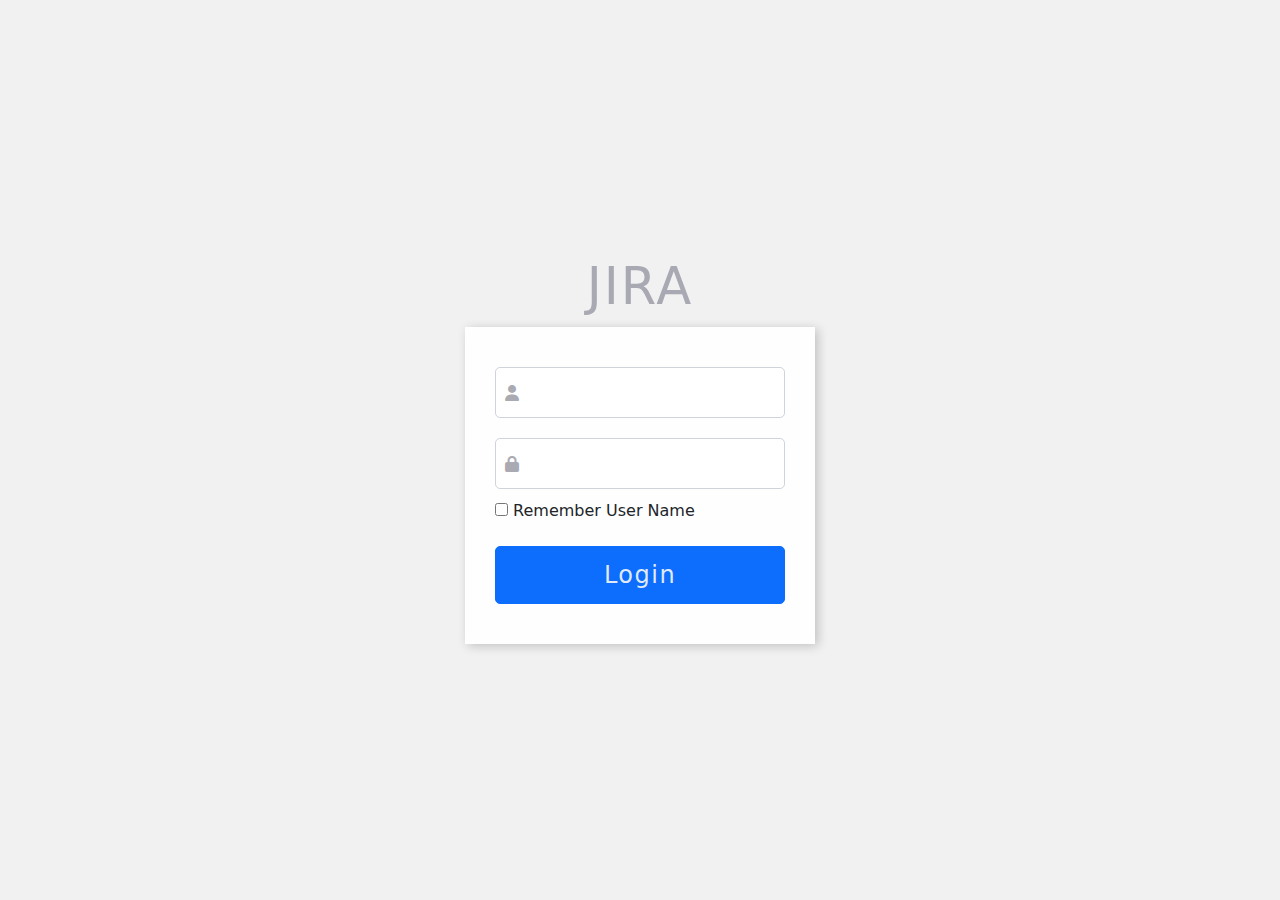
<file: index.html>
<!DOCTYPE html>
<html lang="en">
<head>
    <meta charset="UTF-8">
    <meta name="viewport" content="width=device-width, initial-scale=1.0">
    <meta http-equiv="X-UA-Compatible" content="ie=edge">
    <meta name="description" content="Discover JIRA, the leading project management tool for agile 
    teams. Track issues, plan sprints, and streamline workflows with powerful collaboration features. 
    Perfect for software development, DevOps, and business teams.">
    <meta name="author" content="this website make by abdullah badwan and feras al-akkad">
    <meta name="keywords" content="jira, jira software, agile project management, issue tracking, bug 
    tracking, jira tutorials, scrum tools, kanban, DevOps, software development">
    <meta name="robots" content="index, follow">
    <meta property="og:title" content="JIRA-Based Agile Project Management System">
    <meta property="og:description" content="Discover JIRA...">
    <meta property="og:image" content="">
    <title>Sign In to Your JIRA Workspace</title>
    <link rel="stylesheet" href="css/bootstrap.min.css">
    <link rel="shortcut icon" href="images/images.jpg" type="image/x-icon">
    <link rel="stylesheet" href="fonts/css/all.min.css">
    <link rel="stylesheet" href="css/style.css">
</head>
<body>
    <div class="container_logain login-jira">
        <h1 class="main-title">jira</h1>
        <form action="jira.html" method="get">
            <div class="form-group user-name">
                <i class="fa fa-user"></i>
                <input type="text" name="username" id="username" required class="form-control">
            </div>
            <div class="form-group password">
                <i class="fa fa-lock"></i>
                <input type="password" name="password" id="password" class="form-control" required>
            </div>
            <div class="form-group remember_password">
                <input type="checkbox" name="remember_password" id="remember_password">
                <label for="remember_password">Remember User Name</label>
            </div>
            <div class="submit">
                <input type="submit" value="login" class="btn btn-primary">
            </div>
        </form>
    </div>
</body>
</html>
</file>
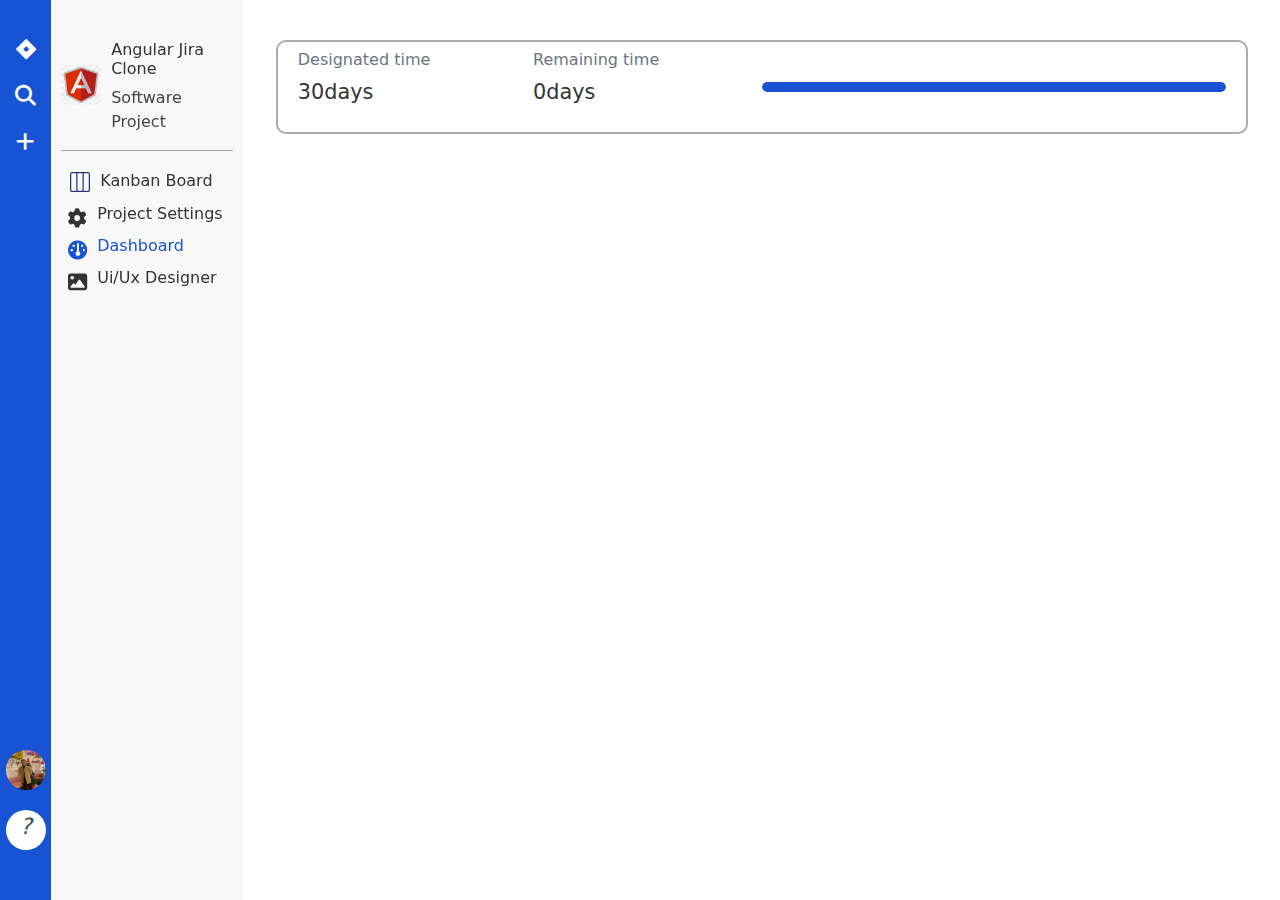
<file: dashboard.html>
<!DOCTYPE html>
<html lang="en">
<head>
    <meta charset="UTF-8">
    <meta name="viewport" content="width=device-width, initial-scale=1.0">
    <meta http-equiv="X-UA-Compatible" content="ie=edge">
    <meta name="description" content="Discover JIRA, the leading project management tool for agile 
    teams. Track issues, plan sprints, and streamline workflows with powerful collaboration features. 
    Perfect for software development, DevOps, and business teams.">
    <meta name="author" content="this website make by abdullah badwan and feras al-akkad">
    <meta name="keywords" content="jira, jira software, agile project management, issue tracking, bug 
    tracking, jira tutorials, scrum tools, kanban, DevOps, software development">
    <meta name="robots" content="index, follow">
    <meta property="og:title" content="JIRA-Based Agile Project Management System">
    <meta property="og:description" content="Discover JIRA...">
    <meta property="og:image" content="">
    <title>Dashboard JIRA-Based Agile</title>
    <link rel="stylesheet" href="css/bootstrap.min.css">
    <link rel="shortcut icon" href="images/images.jpg" type="image/x-icon">
    <link rel="stylesheet" href="fonts/css/all.min.css">
    <link rel="stylesheet" href="css/style.css">
</head>
<body>
    <div class="container">
        <aside id="settings" class="d-md-flex flex-column">
                   <a href="#">
                        <i class="fa-brands fa-jira" aria-label="icons jira"></i>
                   </a>
                    <a href="#">
                        <i class="fa fa-search" aria-label="icons search"></i>
                    </a>
                    <a href="#">
                        <i class="fa-solid fa-plus" aria-label="icons plus"></i>
                    </a>
            <div class="bottom">
                <img src="images/img_4.jpg" alt="img-user" id="img_user">
                <i class="fa-thin fa-question" title="help" aria-label="icons question"></i>
            </div>
        </aside>
        <aside id="project_settings" class="d-md-flex flex-column">
            <i class="fas fa-times d-md-none" id="closeSettings"></i>
            <div class="inform_proj">
                <img src="images/logo_jira.jpg" alt="">
                <div class="inform">
                    <h2>angular jira clone</h2>
                    <p>software project</p>
                </div>
            </div>
            <div class="kanban_board nav">
               <a href="jira.html">
                    <img src="images/layout-three-columns.svg" alt="three columns image">
                    <h2>kanban board</h2>
               </a>
            </div>
            <div class="proj_setting nav">
                <a href="#">
                    <i class="fa-solid fa-gear" aria-label="icons gear"></i> 
                    <h2>project settings</h2>
                </a>
            </div>
            <div class="dashboard nav">
                <a href="dashboard.html"  class="active">
                    <i class="fas fa-gauge"></i>
                    <h2>dashboard</h2>
                </a>
            </div>
            <div class="ui_ux_designer nav">
                <a href="ui_ux_desgner.html">
                    <i class="fas fa-image"></i>
                    <h2>ui/ux designer</h2>
                </a>
            </div>
            <div class="logout">
                <button type="button" class="btn btn-outline-danger" id="logout">
                    <i class="fa fa-sign-out-alt"></i> logout
                </button>
            </div>
        </aside>
        <main>
            <section id="breadcrumb">
                <button class="btn btn-primary d-md-none" id="sidebarToggle">
                    <i class="fas fa-bars"></i>
                </button>            
            </section>
            <section id="time_task">
                <div class="designated_time">
                    <h3>Designated time</h3>
                    <p id="designated_time"></p>
                </div>
                <div class="reamining_time">
                    <h3>Remaining time</h3>
                    <p id="remaining_time"></p>
                </div>
                <div class="progress_bar">
                    <div class="progress">
                        <span class="fill" id="fill"></span>
                    </div>
                </div>
            </section>
        </main>
    </div>
    <script src="https://cdn.jsdelivr.net/npm/@popperjs/core@2.9.2/dist/umd/popper.min.js" integrity="sha384-IQsoLXl5PILFhosVNubq5LC7Qb9DXgDA9i+tQ8Zj3iwWAwPtgFTxbJ8NT4GN1R8p" crossorigin="anonymous"></script>
    <script src="js/bootstrap.bundle.min.js"></script>
    <script src="js/main.js"></script>
    
</body>
</html>
</file>
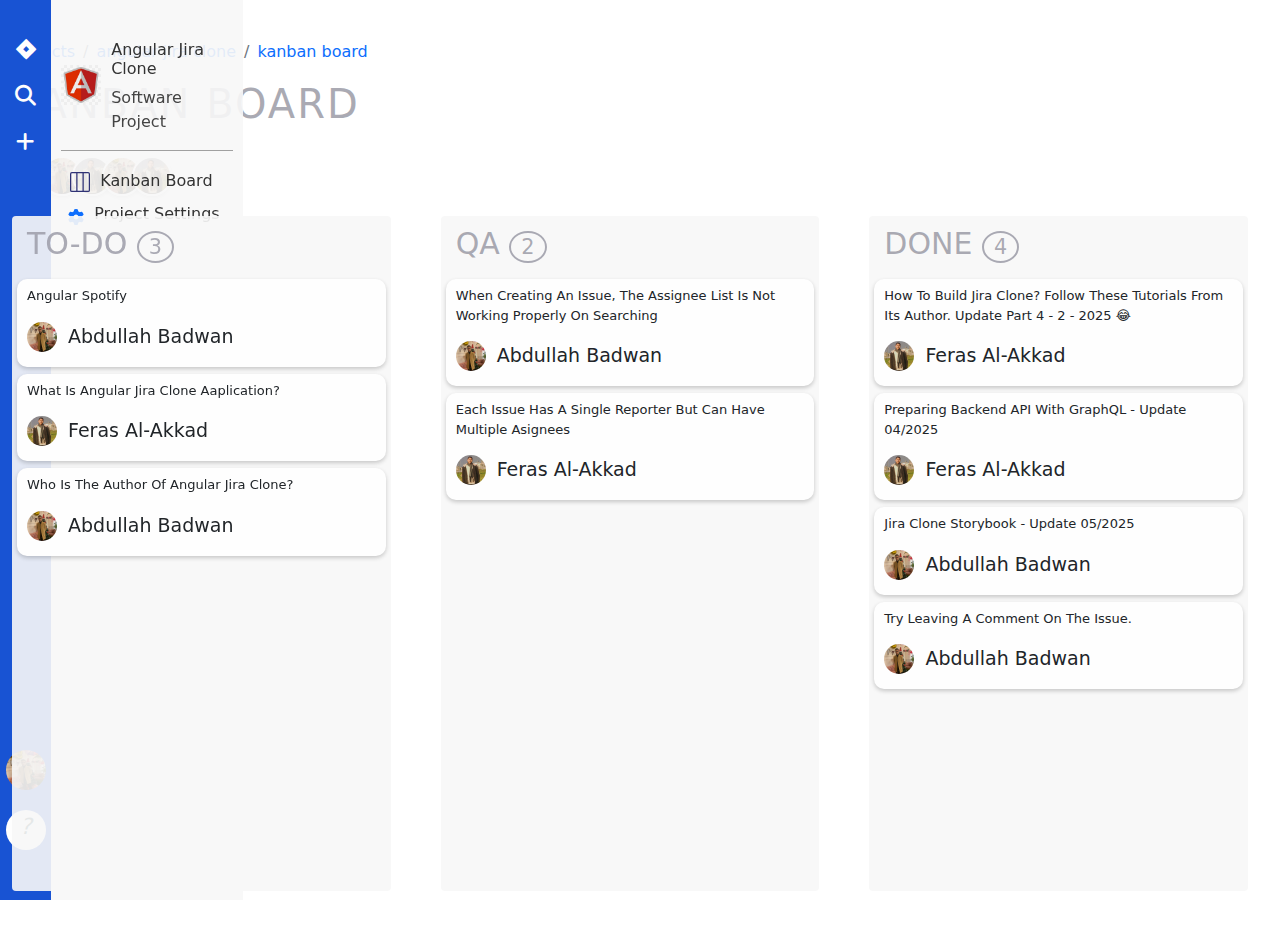
<file: jira.html>
<!DOCTYPE html>
<html lang="en">
<head>
    <meta charset="UTF-8">
    <meta name="viewport" content="width=device-width, initial-scale=1.0">
    <meta http-equiv="X-UA-Compatible" content="ie=edge">
    <meta name="description" content="Discover JIRA, the leading project management tool for agile 
    teams. Track issues, plan sprints, and streamline workflows with powerful collaboration features. 
    Perfect for software development, DevOps, and business teams.">
    <meta name="author" content="this website make by abdullah badwan and feras al-akkad">
    <meta name="keywords" content="jira, jira software, agile project management, issue tracking, bug 
    tracking, jira tutorials, scrum tools, kanban, DevOps, software development">
    <meta name="robots" content="index, follow">
    <meta property="og:title" content="JIRA-Based Agile Project Management System">
    <meta property="og:description" content="Discover JIRA...">
    <meta property="og:image" content="">
    <title>JIRA-Based Agile Project Management System</title>
    <link rel="stylesheet" href="css/bootstrap.min.css">
    <link rel="shortcut icon" href="images/images.jpg" type="image/x-icon">
    <link rel="stylesheet" href="fonts/css/all.min.css">
    <link rel="stylesheet" href="css/style.css">
</head>
<body>
    <div class="container">
        <header id="head" class="row">
            <button class="btn btn-primary d-md-none" id="sidebarToggle">
                <i class="fas fa-bars"></i>
            </button>            
            <nav aria-label="breadcrumb">
                <ol class="breadcrumb">
                    <li class="breadcrumb-item">
                        <a href="#">Projects</a>
                    </li>
                    <li class="breadcrumb-item">
                        <a href="#">angular jira clone</a>
                    </li>
                    <li class="breadcrumb-item active" aria-current="page">
                        <a href="#">kanban board</a>
                    </li>
                </ol>
            </nav>
            <div class="main-title">
                <h1>Kanban board</h1>
            </div>
        </header>
        <aside id="settings" class="d-md-flex flex-column">
                   <a href="#">
                        <i class="fa-brands fa-jira" aria-label="icons jira"></i>
                   </a>
                    <a href="#">
                        <i class="fa fa-search" aria-label="icons search"></i>
                    </a>
                    <a href="#">
                        <i class="fa-solid fa-plus" aria-label="icons plus"></i>
                    </a>
            <div class="bottom">
                <img src="images/img_4.jpg" alt="img-user" id="img_user">
                <i class="fa-thin fa-question" title="help" aria-label="icons question"></i>
            </div>
        </aside>
        <aside id="project_settings" class="d-md-flex flex-column">
            <i class="fas fa-times d-md-none" id="closeSettings"></i>
            <div class="inform_proj">
                <img src="images/logo_jira.jpg" alt="">
                <div class="inform">
                    <h2>angular jira clone</h2>
                    <p>software project</p>
                </div>
            </div>
            <div class="kanban_board">
               <a href="jira.html">
                    <img src="images/layout-three-columns.svg" alt="three columns image">
                    <h2>kanban board</h2>
               </a>
            </div>
            <div class="proj_setting">
                <a href="#">
                    <i class="fa-solid fa-gear" aria-label="icons gear"></i> 
                    <h2>project settings</h2>
                </a>
            </div>
            <div class="logout">
                <button type="button" class="btn btn-outline-danger" id="logout">
                    <i class="fa fa-sign-out-alt"></i> logout
                </button>
            </div>
        </aside>
        <section id="hero">
            <div class="profile-container">
                <img src="images/feras.png" alt="image programmer">
                <img src="images/img_4.jpg" alt="image programmer">
                <img src="images/feras.png" alt="image programmer">
                <img src="images/img_4.jpg" alt="image programmer">
                <img src="images/feras.png" alt="image programmer">
            </div>
        </section>
        <section id="card">
            <div class="cards kanban-container">
                <div class="card kanban-column">
                    <h3>to-do <span class="count-task">3</span></h3>
                    <div class="card-task">
                        <p>angular spotify</p>
                        <h5><img src="images/img_4.jpg" alt=""> abdullah badwan</h5>
                    </div>
                    <div class="card-task">
                        <p>what is angular jira clone aaplication?</p>
                        <h5><img src="images/feras.png" alt=""> feras al-akkad</h5>
                    </div>
                    <div class="card-task">
                        <p>who is the author of angular jira clone?</p>
                        <h5><img src="images/img_4.jpg" alt=""> abdullah badwan</h5>
                    </div>
                </div>
                <div class="card kanban-column">
                    <h3>qa <span class="count-task">2</span></h3>
                    <div class="card-task">
                        <p>
                            when creating an issue, the assignee list is not working properly on       
                            searching
                        </p>
                        <h5><img src="images/img_4.jpg" alt=""> abdullah badwan</h5>
                    </div>
                    <div class="card-task">
                        <p>
                            each issue has a single reporter but can have multiple asignees
                        </p>
                        <h5><img src="images/feras.png" alt=""> feras al-akkad</h5>
                    </div>
                </div>
                <div class="card kanban-column">
                    <h3>done <span class="count-task">4</span></h3>
                    <div class="card-task">
                        <p>
                            how to build jira clone? follow these tutorials from its author. update 
                            part 4 - 2 - 2025 &#128514;
                        </p>
                        <h5><img src="images/feras.png" alt=""> feras al-akkad</h5>
                    </div>
                    <div class="card-task">
                        <p>preparing backend API with graphQL - update 04/2025</p>
                        <h5><img src="images/feras.png" alt=""> feras al-akkad</h5>
                    </div>
                    <div class="card-task">
                        <p>
                            jira clone storybook - update 05/2025
                        </p>
                        <h5><img src="images/img_4.jpg" alt=""> abdullah badwan</h5>
                    </div>
                    <div class="card-task">
                        <p>
                            try leaving a comment on the issue.
                        </p>
                        <h5><img src="images/img_4.jpg" alt=""> abdullah badwan</h5>
                    </div>
                </div>
            </div>
        </section>
    </div>
    <script src="https://cdn.jsdelivr.net/npm/@popperjs/core@2.9.2/dist/umd/popper.min.js" integrity="sha384-IQsoLXl5PILFhosVNubq5LC7Qb9DXgDA9i+tQ8Zj3iwWAwPtgFTxbJ8NT4GN1R8p" crossorigin="anonymous"></script>
    <script src="js/bootstrap.bundle.min.js"></script>
    <script src="js/main.js"></script>
    
</body>
</html>
</file>
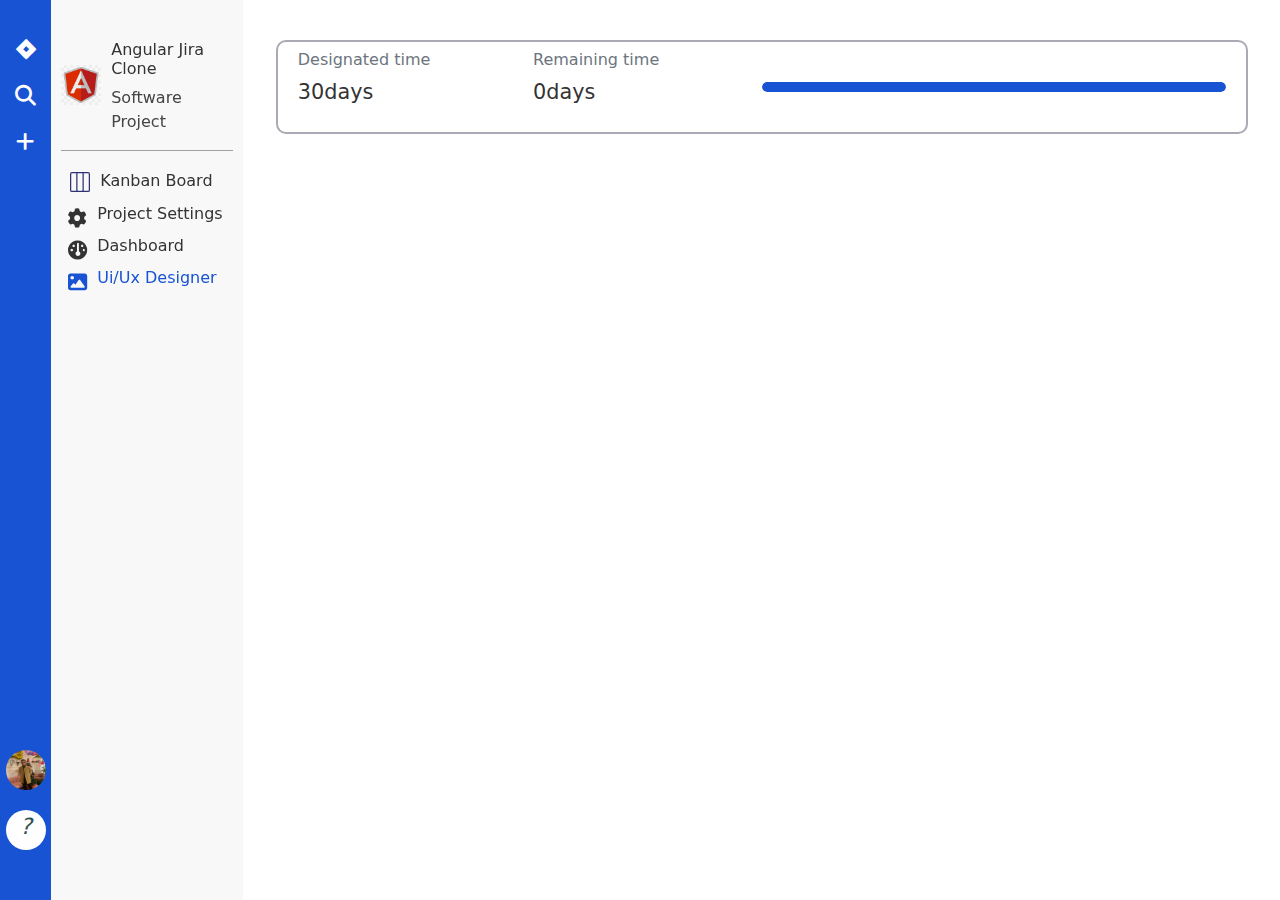
<file: ui_ux_desgner.html>
<!DOCTYPE html>
<html lang="en">
<head>
    <meta charset="UTF-8">
    <meta name="viewport" content="width=device-width, initial-scale=1.0">
    <meta http-equiv="X-UA-Compatible" content="ie=edge">
    <meta name="description" content="Discover JIRA, the leading project management tool for agile 
    teams. Track issues, plan sprints, and streamline workflows with powerful collaboration features. 
    Perfect for software development, DevOps, and business teams.">
    <meta name="author" content="this website make by abdullah badwan and feras al-akkad">
    <meta name="keywords" content="jira, jira software, agile project management, issue tracking, bug 
    tracking, jira tutorials, scrum tools, kanban, DevOps, software development">
    <meta name="robots" content="index, follow">
    <meta property="og:title" content="JIRA-Based Agile Project Management System">
    <meta property="og:description" content="Discover JIRA...">
    <meta property="og:image" content="">
    <title>JIRA-Based Agile Project Management System</title>
    <link rel="stylesheet" href="css/bootstrap.min.css">
    <link rel="shortcut icon" href="images/images.jpg" type="image/x-icon">
    <link rel="stylesheet" href="fonts/css/all.min.css">
    <link rel="stylesheet" href="css/style.css">
</head>
<body>
    <div class="container">
        <aside id="settings" class="d-md-flex flex-column">
                   <a href="#">
                        <i class="fa-brands fa-jira" aria-label="icons jira"></i>
                   </a>
                    <a href="#">
                        <i class="fa fa-search" aria-label="icons search"></i>
                    </a>
                    <a href="#">
                        <i class="fa-solid fa-plus" aria-label="icons plus"></i>
                    </a>
            <div class="bottom">
                <img src="images/img_4.jpg" alt="img-user" id="img_user">
                <i class="fa-thin fa-question" title="help" aria-label="icons question"></i>
            </div>
        </aside>
        <aside id="project_settings" class="d-md-flex flex-column">
            <i class="fas fa-times d-md-none" id="closeSettings"></i>
            <div class="inform_proj">
                <img src="images/logo_jira.jpg" alt="">
                <div class="inform">
                    <h2>angular jira clone</h2>
                    <p>software project</p>
                </div>
            </div>
            <div class="kanban_board nav">
               <a href="jira.html">
                    <img src="images/layout-three-columns.svg" alt="three columns image">
                    <h2>kanban board</h2>
               </a>
            </div>
            <div class="proj_setting nav">
                <a href="#">
                    <i class="fa-solid fa-gear" aria-label="icons gear"></i> 
                    <h2>project settings</h2>
                </a>
            </div>
            <div class="dashboard nav">
                <a href="dashboard.html">
                    <i class="fas fa-gauge"></i>
                    <h2>dashboard</h2>
                </a>
            </div>
            <div class="ui_ux_designer nav">
                <a href="ui_ux_desgner.html" class="active">
                    <i class="fas fa-image"></i>
                    <h2>ui/ux designer</h2>
                </a>
            </div>
            <div class="logout">
                <button type="button" class="btn btn-outline-danger" id="logout">
                    <i class="fa fa-sign-out-alt"></i> logout
                </button>
            </div>
        </aside>
        <main>
            <section id="breadcrumb">
                <button class="btn btn-primary d-md-none" id="sidebarToggle">
                    <i class="fas fa-bars"></i>
                </button>            
            </section>
            <section id="time_task">
                <div class="designated_time">
                    <h3>Designated time</h3>
                    <p id="designated_time"></p>
                </div>
                <div class="reamining_time">
                    <h3>Remaining time</h3>
                    <p id="remaining_time"></p>
                </div>
                <div class="progress_bar">
                    <div class="progress">
                        <span class="fill" id="fill"></span>
                    </div>
                </div>
            </section>
        </main>
    </div>
    <script src="https://cdn.jsdelivr.net/npm/@popperjs/core@2.9.2/dist/umd/popper.min.js" integrity="sha384-IQsoLXl5PILFhosVNubq5LC7Qb9DXgDA9i+tQ8Zj3iwWAwPtgFTxbJ8NT4GN1R8p" crossorigin="anonymous"></script>
    <script src="js/bootstrap.bundle.min.js"></script>
    <script src="js/main.js"></script>
    
</body>
</html>
</file>
<file: css/style.css>
/* import font style from google fonts */
@import url('https://fonts.googleapis.com/css2?family=Bitter:ital,wght@0,100..900;1,100..900&display=swap');@import url('https://fonts.googleapis.com/css2?family=Bitter:ital,wght@0,100..900;1,100..900&display=swap');
@import url('https://fonts.googleapis.com/css2?family=Codystar:wght@300;400&display=swap');@import url('https://fonts.googleapis.com/css2?family=Codystar:wght@300;400&display=swap');
*{
    padding: 0px;
    margin: 0px;
    box-sizing: border-box;
}
:root{
    --main-bg: rgb(24, 83, 211);
    --main-color: rgb(254, 254, 254);
    --color-main-title: #9e9ea9df;
    --secondery-bg: #f7f7f7e8;
    --secondry-color: #333;
    --third-color: #444;
    --color-ligen: #a0a0a0;
    --bread-crumb: rgb(108, 117, 125);
    --login-back: #f2f1f1;
}
/* ---------- change style scroll bar to make suitable with this page ---------- */
::-webkit-scrollbar{
    width: 15px;
}
::-webkit-scrollbar-track{
    background: var(--login-back);
    box-shadow: 0 0 5px var(--second-bg-color) inset;
}
::-webkit-scrollbar-thumb{
    background: var(--main-bg);
}
/* ---------- change style selection to make suitable with this page ---------- */
::selection{
    background-color: var(--main-bg);
    color: var(--main-color);
}
a{
    text-decoration: none;
    transition: all .5s ease-in-out;
}
a i, a h2{
    transition: all .5s ease-in-out;
}
ul li{
    list-style: none;
}
input{
    outline: none;
    box-shadow: none !important;
}
.container{
    margin: 40px auto;
    max-width: 100%;
}
#settings{
    left: 0;
    width: 4%;
    background-color: var(--main-bg);
    align-items: center;
    padding: 40px 0;
}
#settings, #project_settings{
    position: fixed;
    top: 0;
    height: 100%;
    display: flex;
    flex-direction: column;
}
#settings i{
    color: var(--main-color);
    font-size: 1.3em;
    padding-bottom: 25px;
    cursor: -moz-grab;
}
#settings .bottom{
    position: absolute;
    bottom: 50px;
}
#settings .bottom img, #project_settings .inform_proj img{
    width: 40px;
    height: 40px;
    margin-bottom: 20px;
}
#settings .bottom img{
    cursor: pointer;
}
#settings .bottom button{
    /* display: none; */
    cursor: pointer;
    position: absolute;
}
#settings .bottom button i{
    font-size: 1.2rem;
    margin-right: 5px;
}
#settings .bottom img, #settings .bottom i{
    border-radius: 50%;
}
#settings .bottom i.fa-question{
    color: darkslategray;
    background-color: var(--main-color);
    width: 40px;
    height: 40px;
    display: flex;
    flex-direction: column;
    align-items: center;
    cursor: pointer;
    font-size: 1.4rem;
}
#project_settings{
    left: 4%;
    width: 15%;
    background-color: var(--secondery-bg);
    padding: 40px 10px; 
}
#project_settings .logout{
    position: absolute;
    bottom: 110px;
    width: 90%;
}
#project_settings #logout{
    opacity: 0;
    pointer-events: none;
    transition: opacity 0.3s ease;
    width: 100%;
}

#project_settings #logout.show {
    opacity: 1;
    pointer-events: auto;
}
#project_settings .inform_proj{
    margin-bottom: 15px;
    border-bottom: 1px solid var(--color-ligen);
    justify-content: center;
}
#project_settings .inform_proj img{
    mix-blend-mode: darken;
}
#project_settings{
    .inform_proj, .kanban_board, a{
        display: flex;
        align-items: center;
        gap: 10px;
    }
    a:hover{
        i, h2{
            color: var(--main-bg);
        }
    }
}
#project_settings h2{
    font-size: 1.0rem;
    text-transform: capitalize;
    color: var(--secondry-color);
}
#project_settings a.active h2, #project_settings a.active i{
    color: var(--main-bg);
}
#project_settings .inform_proj p{
    color: var(--third-color);
    text-transform: capitalize;
}
#project_settings .kanban_board img{
    width: 30px;
    height: 20px;
    filter: brightness(0) saturate(100%) invert(18%) sepia(74%) saturate(726%) hue-rotate(204deg);
}
#project_settings .kanban_board{
    margin-bottom: 5px;
    margin-left: 4px;
}
#project_settings .kanban_board h2{
    margin-left: -5px;
    padding-top: 5px;
}
#project_settings  .proj_setting, #project_settings .dashboard, #project_settings .ui_ux_designer{
    margin-left: 7px;
}
#project_settings .nav  i{
    font-size: 1.2rem;
    color: var(--secondry-color);
}
#project_settings .dashboard, #project_settings .ui_ux_designer {
    margin-top: 5px;
}
main{
    margin-left: 21%;
}
main #time_task{
    width: 98%;
    display: flex;
    justify-content: space-between;
    align-items: center;
    border: 2px solid var(--color-main-title);
    padding: 8px 20px;
    margin-bottom: 10px;
    border-radius: 10px;
}
main #time_task h3{
    font-size: 1rem;
    color: var(--bread-crumb);
}
main #time_task p{
    font-size: 1.3rem;
    color: var(--secondry-color);
}
main #time_task .progress_bar{
    width: 50%;
    height: 10px;
    display: flex;
    align-items: center;
}
main #time_task .progress_bar .progress{
    position: relative;
    display: inline-block;
    width: 100%;
    height: 100%;
    background-color: #e7e6e6;
    border-radius: 20px;
}
main #time_task .progress_bar .progress .fill{
    content: '';
    position: absolute;
    height: 100%;
    width: 0%;
    background-color: var(--main-bg);
    border-radius: 20px;
    transition: width 0.4s ease-in-out;
}
#breadcrumb{
    margin-bottom: 20px;
}
#breadcrumb li a{
    color: var(--bread-crumb);
    text-decoration: none;
    text-transform: capitalize;
} 
#breadcrumb, #card{
    margin-top: 10px;
}
#hero{
    display: flex;
    flex-wrap: wrap;
    column-gap: 20px;
    padding: 10px 0;
}
#hero .search{
    position: relative;
    padding-right: 70px;

}
#hero .search input{
    width: 100%;
    padding: 5px 10px;
    border-radius: 5px;
    border: 1px solid var(--color-ligen);
}
#hero .search button{
    position: absolute;
    left: 70%;
    transform: translatex(-50%);
    outline: none;
    box-shadow: none !important;
    border: none;
    background-color: var(--color-ligen) !important;
    border-top-right-radius: 5px;
    border-bottom-right-radius: 5px;
    border-top-left-radius: 0px;
    border-bottom-left-radius: 0px;
    transition: background .4s ease-in-out;
}
#hero .search button:hover{
    background-color: var(--third-color) !important;
}
#hero .profile-container img{
    width: 40px;
    height: 40px;
    border-radius: 50%;
    object-fit: cover;
    border: 2px solid white;
    box-shadow: 0 2px 4px rgba(0, 0, 0, 0.2);
}
#hero .profile-container img:not(:first-of-type){
    margin-left: -15px;
}
#card .card{
    background-color: var(--secondery-bg);
    border: none;
    height: 75vh;
    padding: 10px 0;
    margin-right: 20px;
}
#card .card h3{
    font-size: 30px;
    text-transform: uppercase;
    color: var(--color-main-title);
    margin: 0 15px 10px;
}
#card .card h3 span{
    border: 2px solid var(--color-main-title);
    padding: 2px 10px;
    border-radius: 50%;
    font-size: 1.3rem;
}
#card .card .card-task{
    background-color: var(--main-color);
    padding: 7px 10px;
    border-radius: 10px;
    box-shadow: 0 2px 4px rgba(0, 0, 0, 0.2);
    margin: 0 5px;
    margin-top: 7px;
    transition: all .3s ease-in-out;
    cursor: pointer;
}
#card .card .card-task:hover{
    transform: scale(1.02);
    -webkit-transform: scale(1.02);
    -moz-transform: scale(1.02);
    -ms-transform: scale(1.02);
    -o-transform: scale(1.02);
}
#card .card .card-task p{
    text-transform: capitalize;
    font-size: 13px;
}
#card .card .card-task h5{
    font-size: 19px;
    text-transform: capitalize;
    font-weight: 300;
}
#card .card .card-task img{
    width: 30px;
    height: 30px;
    border-radius: 50%;
    object-fit: cover;
    margin-right: 5px;
}

/* 

 * modal design

*/
.modal-header .modal-title{
    font-size: 1.6rem;
    font-weight: 400;
    font-family: "Codystar", sans-serif;
    font-weight: 500;
    font-style: normal;
    color: var(--main-bg);
}
.modal-body h3{
    font-size: 1.2rem;
    color: var(--third-color);
    font-family: "Bitter", serif;
    font-optical-sizing: auto;
    font-style: normal;
    text-transform: capitalize;
    font-weight: 600;
}
.modal-body p{
    margin-top: -5px;
    font-size: .9rem;
    color: #4d4c4c;
    text-align: justify;
}
.modal-body form .row{
    display: flex;
    align-items: center;
    justify-content: center;
    margin-bottom: 20px
}
.modal-body form .col{
    display: flex;
    flex-direction: column;
}
.modal-body form label{
    font-size: 1.2rem;
    color: var(--secondry-color);
    text-transform: capitalize;
}
.modal-body form .status label{
    margin-left: 70px;
    font-weight: 500;
}
.modal-body form .status select{
    width: 60%;
    border: 1px solid var(--main-bg);
    outline: none;
    color: var(--main-bg);
    margin-left: 70px;
}
.signs em {
  font-style: italic;
  font-weight: 600;
  text-transform: capitalize;
  margin-bottom: 5px;
}
.signs em {
  font-style: italic;
  font-weight: 600;
  text-transform: capitalize;
  margin-bottom: 5px;
}
.modal-body form .signs mark{
    display: inline-block;
    margin-top: 5px;
    font-size: 1rem;
    font-style: italic;
}
.modal-body select#status option{
  font-size: 1rem;
  vertical-align: middle;
}
.modal-body form .assign_to_him{
    text-transform: capitalize;
}
.modal-body form .comments .row{
    display: flex;
    flex-direction: row;
    column-gap: 20px;
    margin-top: 10px;
    width: 100%;
    margin-left: 1px;
}
.modal-body form .comments .row input{
    padding: 6px 12px;
    color: var(--secondry-color);
    width: 85%;
    outline: none;
}
.modal-body form .comments .row button{
    width: 12%;
    margin-left: -15px;
}
/* .modal-body form .comments .row input{
    
} */
/*
 * logain jira design
*/ 
.login-jira{
    width: 100%;
    height: 100vh;
    display: flex;
    flex-direction: column;
    justify-content: center;
    align-items: center;
    background-color: var(--login-back);
}
.main-title{
    text-transform: uppercase;
    letter-spacing: 2px;
    margin-bottom: 10px;
    color: var(--color-main-title);
    font-size: 3.2em;
}
.login-jira form{
    background-color: var(--main-color);
    padding: 40px 30px;
    box-shadow: 3px 2px 10px rgba(0, 0, 0, 0.2);
    width: 350px;
}
.login-jira form div{
    width: 100%;
    position: relative;
}
.login-jira form div i{
    position: absolute;
    top: 50%;
    left: 10px;
    transform: translateY(-50%);
    color: var(--color-main-title);
}
.login-jira form input:not([type="checkbox"]){
    width: 100%;
    padding: 10px 30px;
    margin-bottom: 20px;
    border-radius: 5px;
    font-size: 1.2em;
    color: var(--secondry-color);
}
.login-jira form input:not([type="checkbox"]):focus{
    color: var(--main-bg);
}
.login-jira form .remember_password{
    margin-top: -10px;
}
.login-jira form  input[type="checkbox"]{
    padding: 10px 30px;
    margin-bottom: 30px;
    border-radius: 5px;
    font-size: 1.2em;
    cursor: pointer;
}
.login-jira form input.btn{
    margin-bottom: 0px;
    font-size: 1.5em;
    color: var(--secondery-bg);
    text-transform: capitalize;
    letter-spacing: 1.5px;
}
/*
*responsive design
*/
.kanban-container{
    display: flex;
    gap: 3px 30px;
    flex-wrap: wrap;
    justify-content: space-between;
}
.kanban-container .kanban-column{
    flex: 1 1 300px; /* Grow/shrink and set a min width */
    min-width: 300px;
    max-width: 100%;
}
@media (max-width: 1200px) {
    #settings .bottom img, #project_settings .inform_proj img{
        width: 30px;
        height: 30px;
    }
    #settings .bottom i{
        width: 30px;
        height: 30px;
        font-size: 1.2rem;
    }
    #project_settings{
        width: 19%;
    }
    #project_settings h2{
        font-size: .8rem;
    }
    #project_settings .inform_proj p{
        font-size: 15px;
    }
    main{
        margin-left: 24%;
    }
}
@media (max-width: 900px) {
    #project_settings h2{
        font-size: .7rem;
    }
    #project_settings .inform_proj p{
        font-size: 13px;
    }
}
@media (max-width: 800px) {
    .kanban-column:not(:last-child){
        flex-direction: column;
        margin-bottom: 20px;
    }
}
@media (max-width: 768px) {
    #sidebarToggle{
        box-shadow: none !important;
        outline: none;
        width: 95%;
        border: none !important;
        margin-bottom: 30px;
    }
    #closeSettings{
        position: absolute;
        box-shadow: none !important;
        outline: none;
        cursor: pointer;
        top: 10px;
        right: 10px;
        font-size: 18px;
        display: none;
    }
    #closeSettings.show {
        display: block;
    }
    #project_settings, #settings{
        position: fixed;
        top: 0;
        left: 0;
        z-index: 9999;
        transform: translateX(-100%);
        transition: transform 0.3s ease-in-out;
        display: flex; /* Required if you removed d-none */
        flex-direction: column;
    }
    #project_settings.show, #settings.show{
        transform: translateX(0);
    }
    #project_settings.show{
        margin-left: 40px;
    }
    #settings{
        width: 40px;
    }
    #project_settings{
        width: 170px;
    }
    main #breadcrumb .breadcrumb li a{
        font-size: .8rem;
    } 
    main #breadcrumb .main-title h1{
        font-size: 1.5rem;
    }
    main.hide-section {
        opacity: 0;
        visibility: hidden;
        transition: opacity 0.3s ease;
    }
    main {
        opacity: 1;
        visibility: visible;
        transition: opacity 0.3s ease;
        margin-left: 0;
    }
    main #time_task h3{
    font-size: 0.8rem;
    }
    #card .card .card-task{
        margin-bottom: 20px;
    }
    #card .card{
        height: 100%;
    }
}
@media (max-width: 400px){
    main {
        width: 100%;
        margin-left: 0;
    }
    .login-jira form{
        padding: 40px 20px;
        width: 300px;
    }
    #hero .search{
        margin-bottom: 10px;
    }
}
</file>
